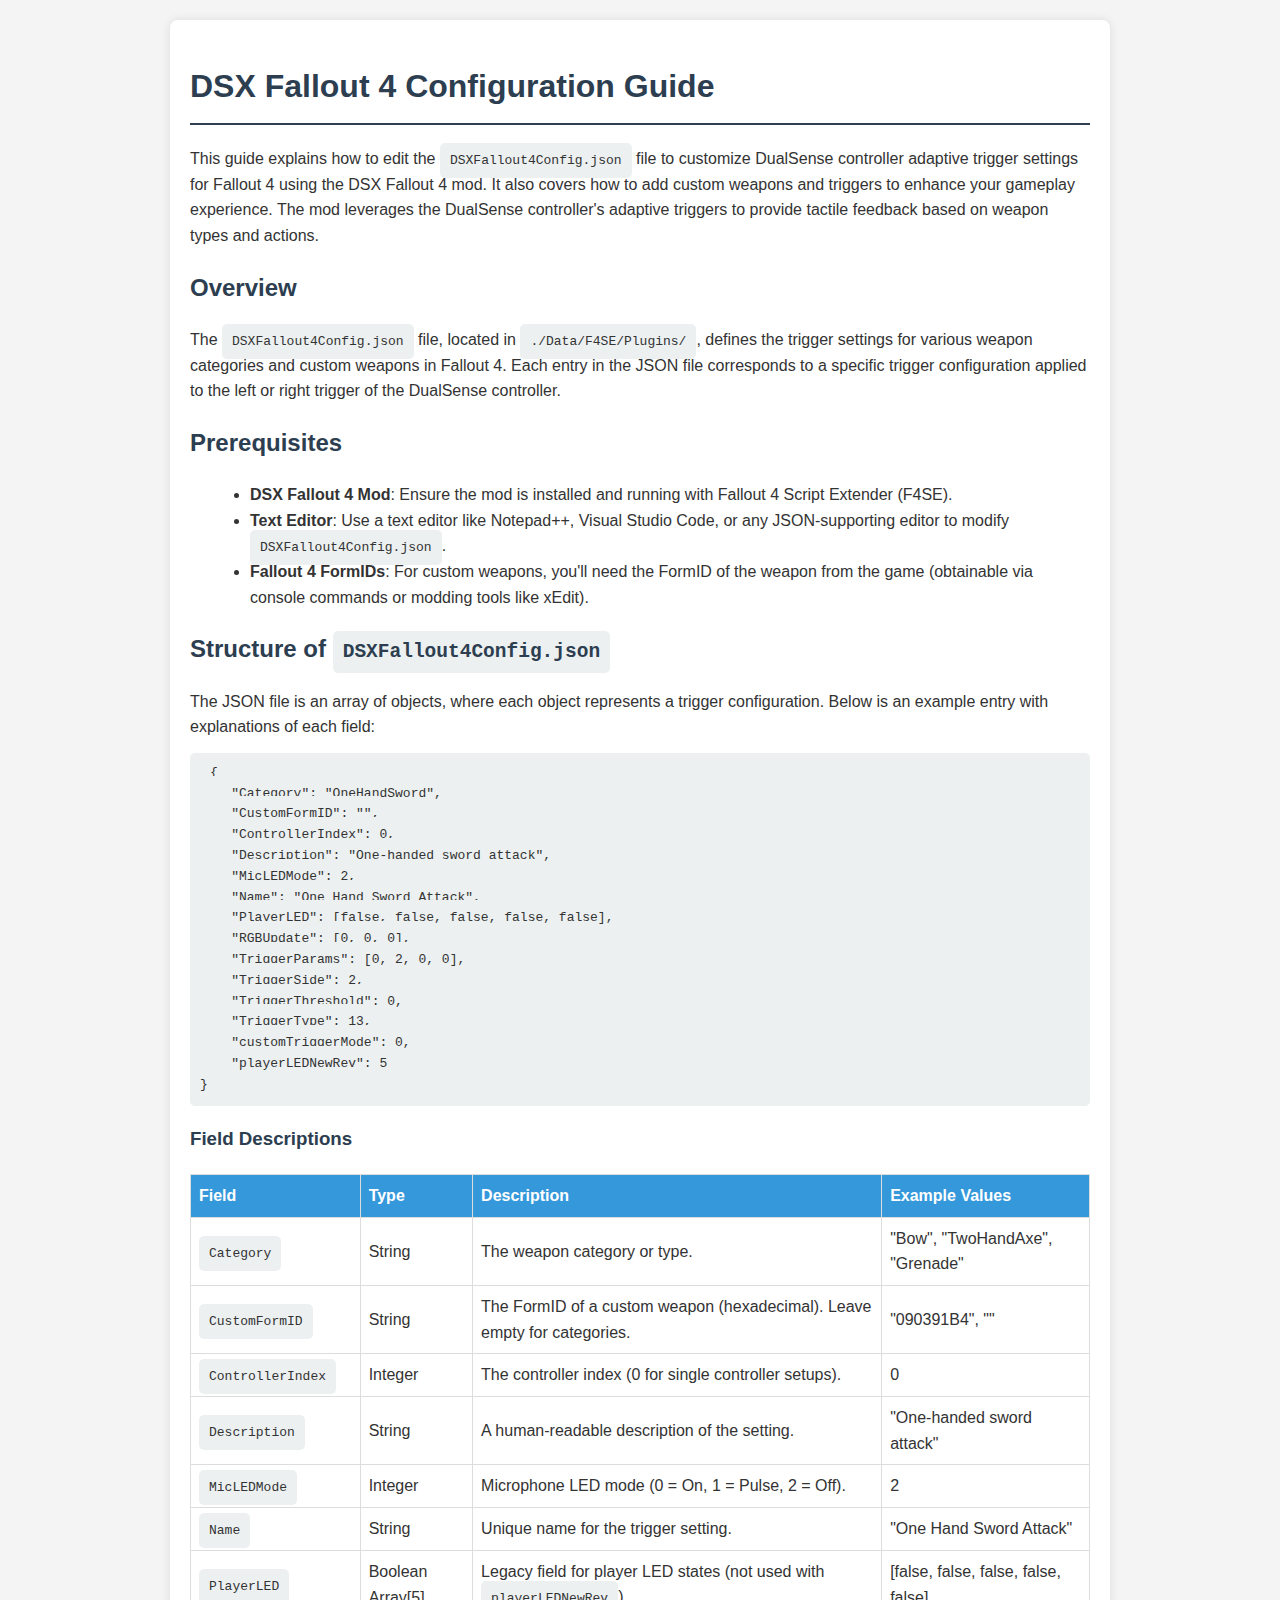
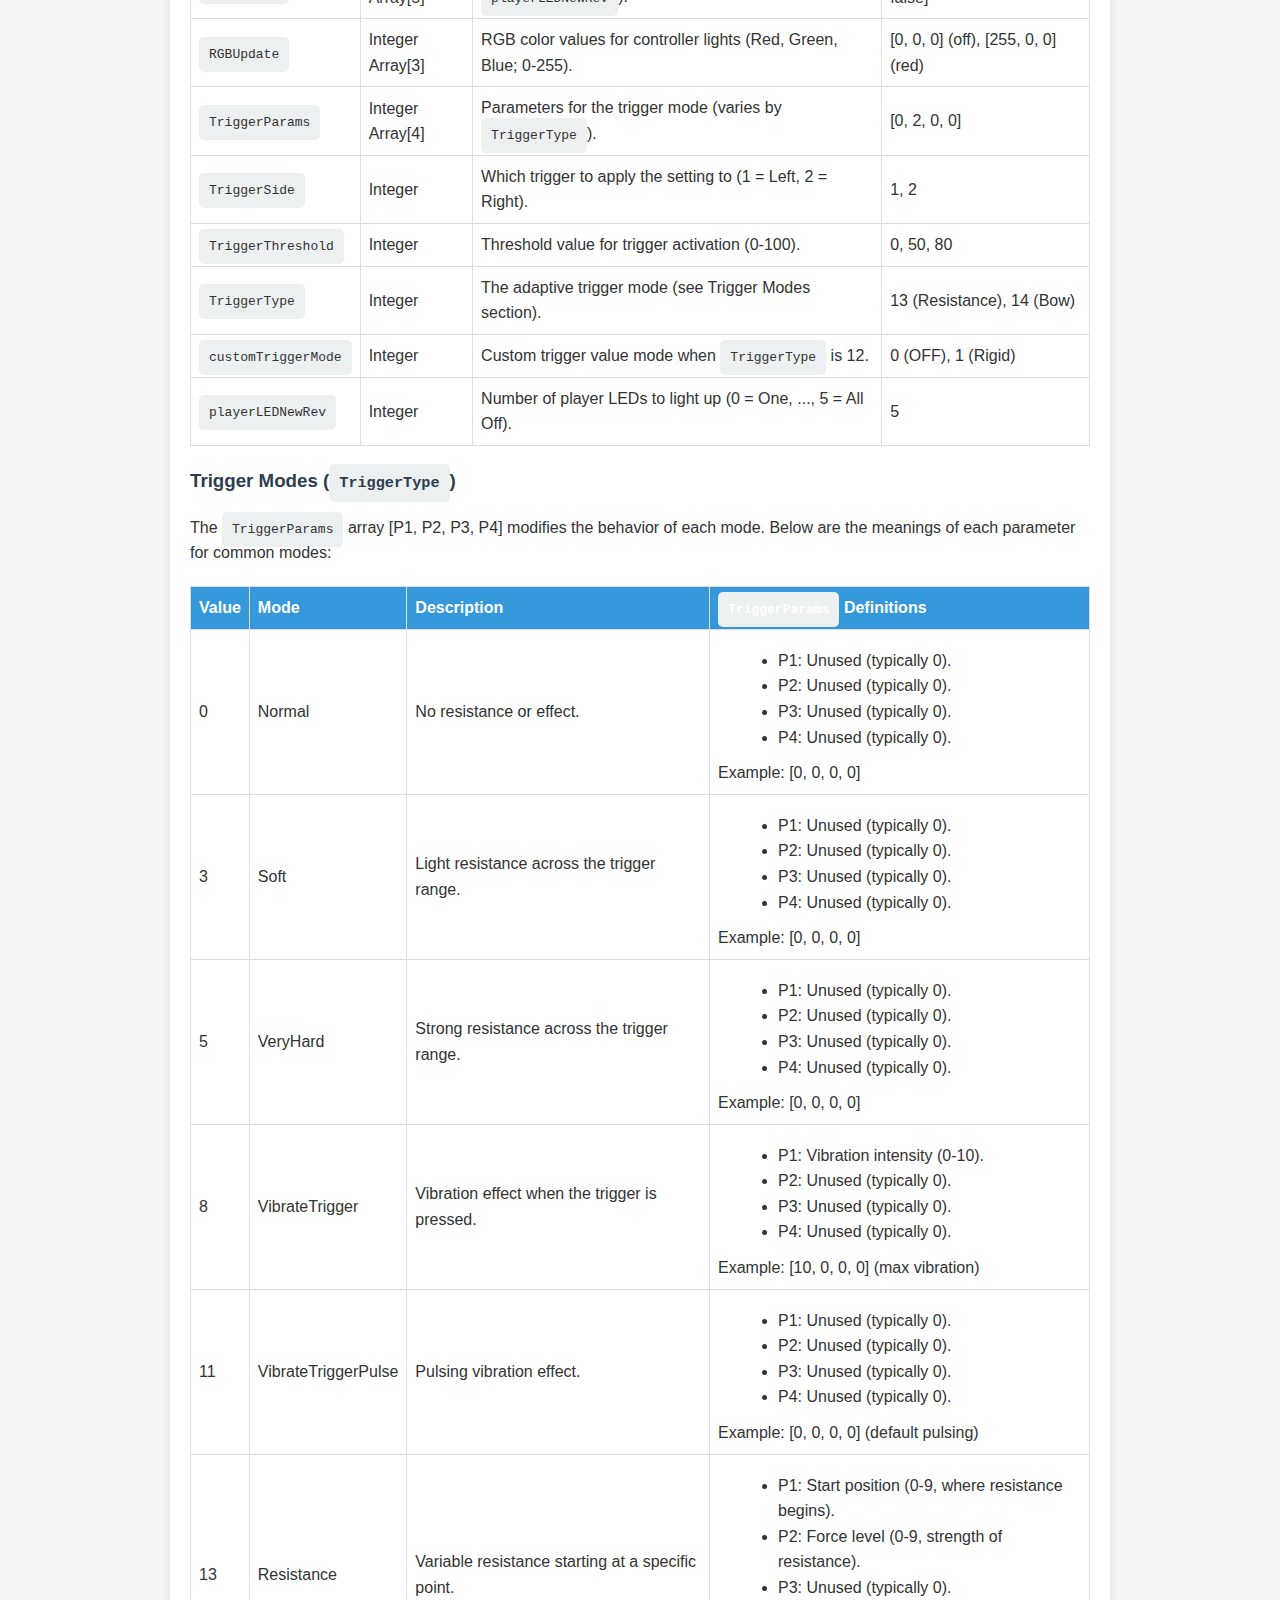
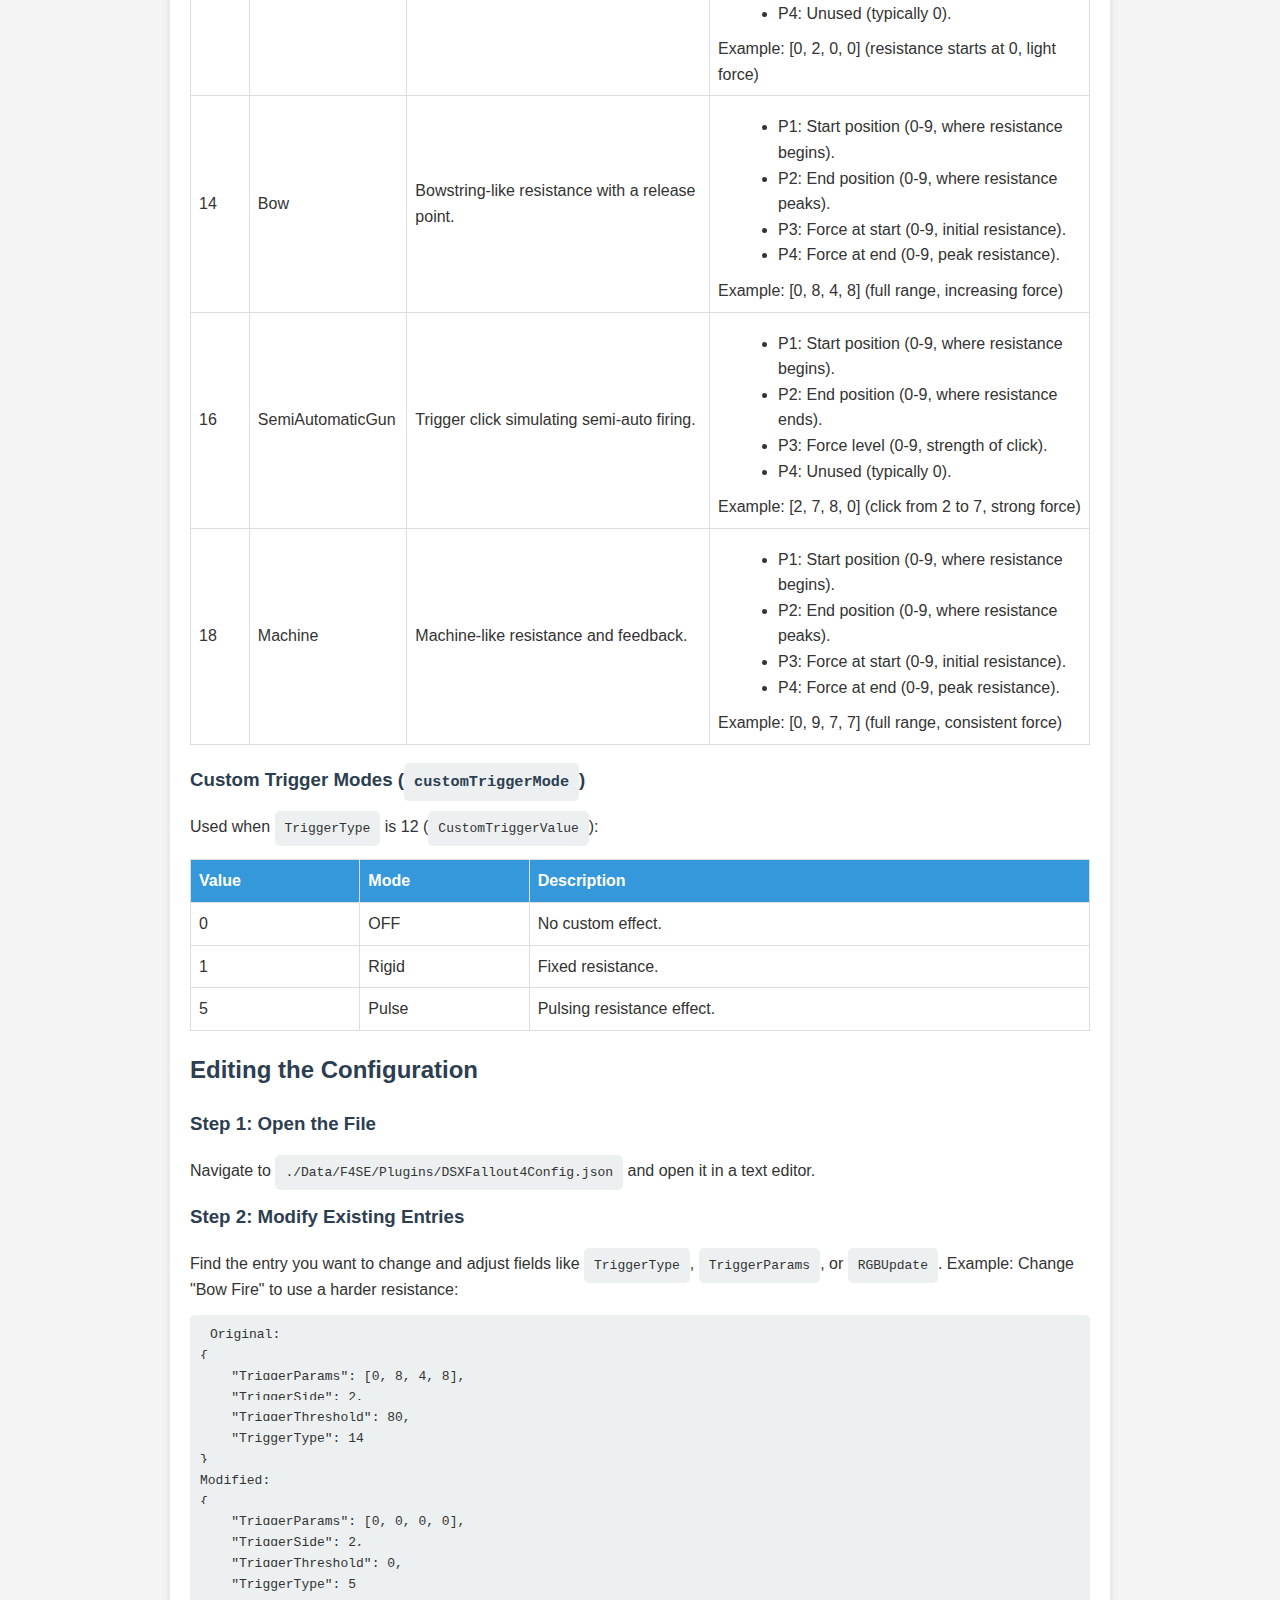
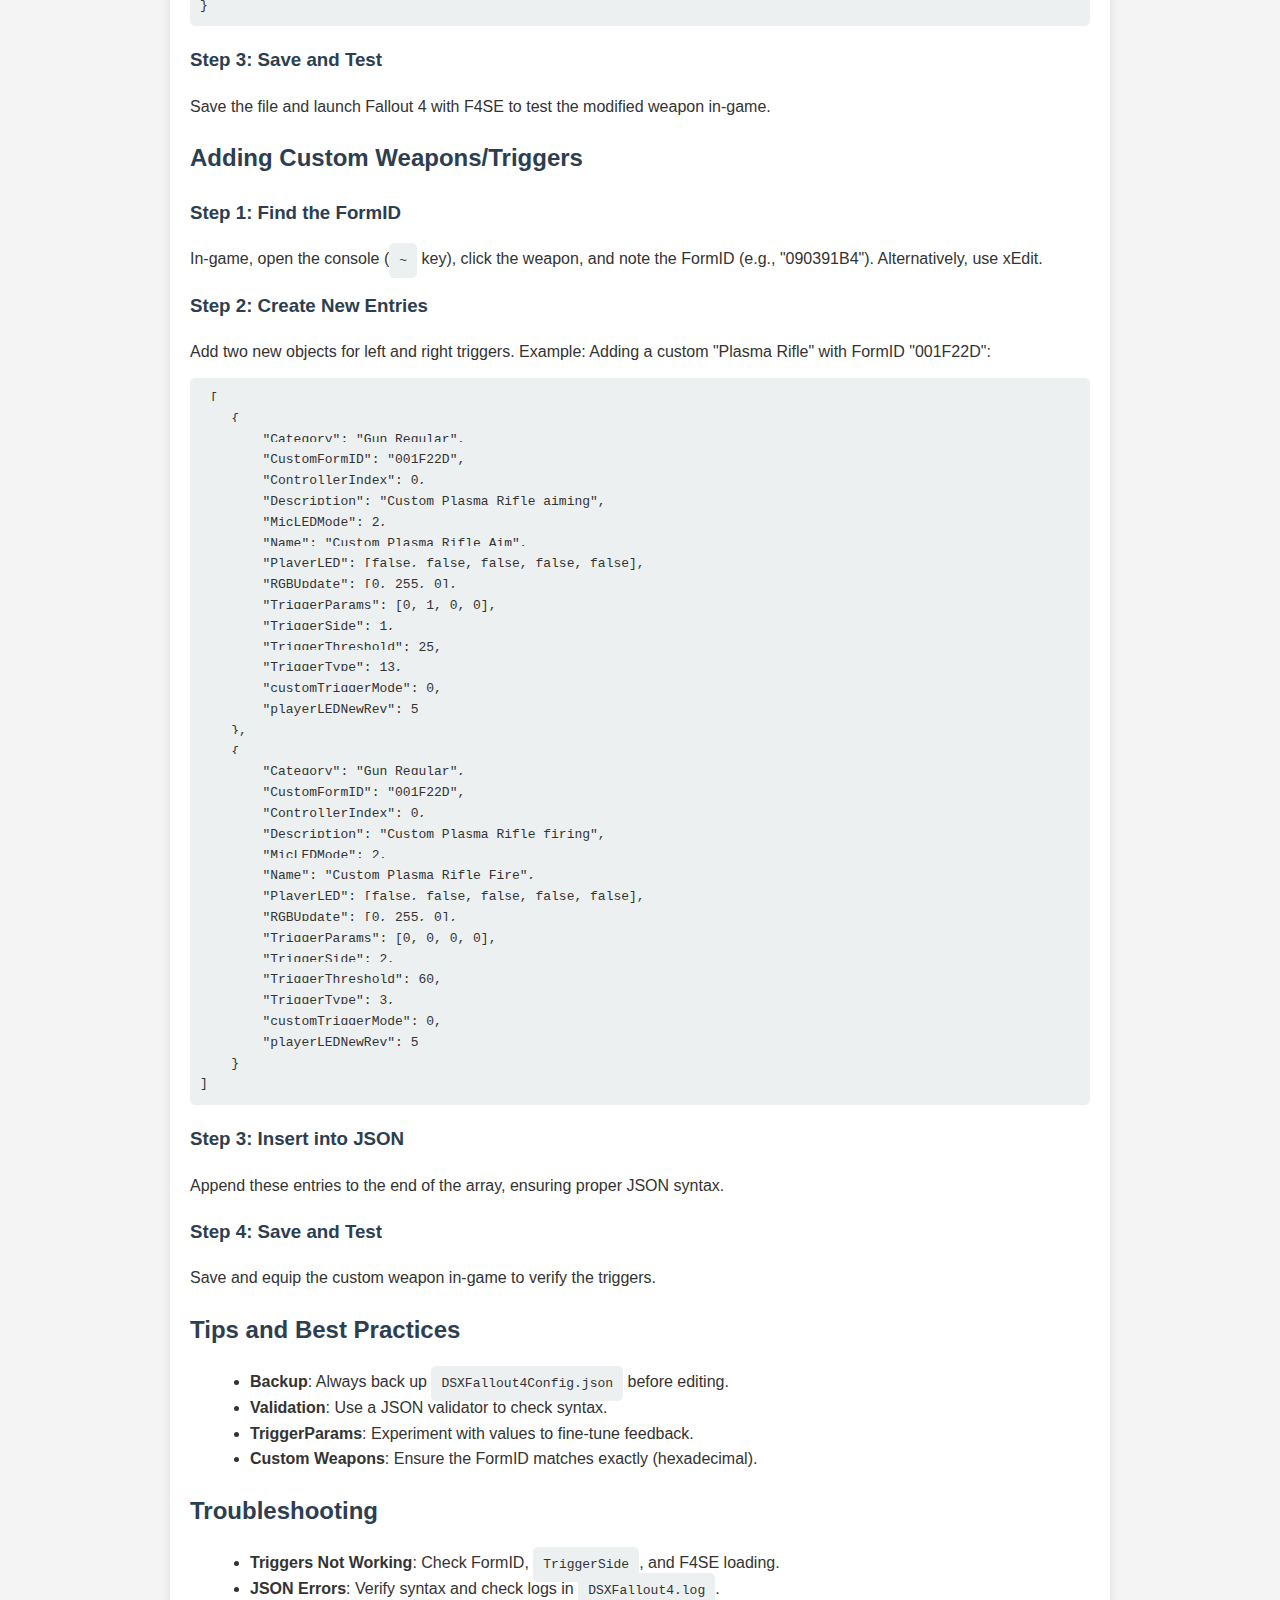
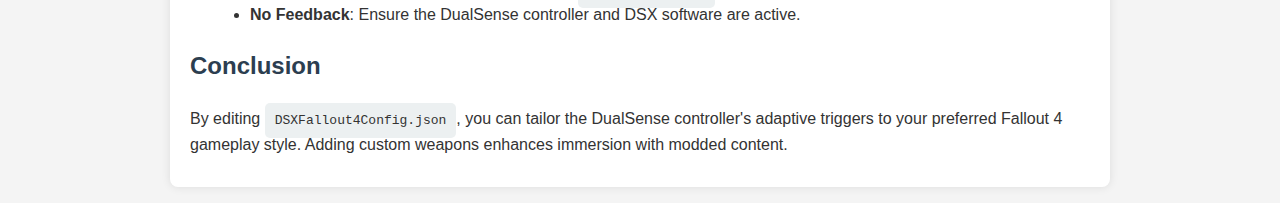
<file: DSXFallout4ConfigGuide.html>
<!DOCTYPE html>
<html lang="en">
<head>
    <meta charset="UTF-8">
    <meta name="viewport" content="width=device-width, initial-scale=1.0">
    <title>DSX Fallout 4 Configuration Guide</title>
    <style>
        body {
            font-family: Arial, sans-serif;
            line-height: 1.6;
            margin: 0;
            padding: 20px;
            background-color: #f4f4f4;
            color: #333;
        }
        h1, h2, h3 {
            color: #2c3e50;
        }
        h1 {
            border-bottom: 2px solid #2c3e50;
            padding-bottom: 10px;
        }
        h2 {
            margin-top: 20px;
        }
        p {
            margin: 10px 0;
        }
        pre, code {
            background-color: #ecf0f1;
            padding: 10px;
            border-radius: 5px;
            overflow-x: auto;
        }
        table {
            width: 100%;
            border-collapse: collapse;
            margin: 20px 0;
        }
        th, td {
            border: 1px solid #ddd;
            padding: 8px;
            text-align: left;
        }
        th {
            background-color: #3498db;
            color: white;
        }
        ul, ol {
            margin: 10px 0 10px 20px;
        }
        .container {
            max-width: 900px;
            margin: 0 auto;
            background: white;
            padding: 20px;
            border-radius: 8px;
            box-shadow: 0 0 10px rgba(0,0,0,0.1);
        }
        .note {
            background-color: #fff3cd;
            border-left: 4px solid #ffca28;
            padding: 10px;
            margin: 10px 0;
        }
    </style>
</head>
<body>
    <div class="container">
        <h1>DSX Fallout 4 Configuration Guide</h1>
        <p>This guide explains how to edit the <code>DSXFallout4Config.json</code> file to customize DualSense controller adaptive trigger settings for Fallout 4 using the DSX Fallout 4 mod. It also covers how to add custom weapons and triggers to enhance your gameplay experience. The mod leverages the DualSense controller's adaptive triggers to provide tactile feedback based on weapon types and actions.</p>

        <h2>Overview</h2>
        <p>The <code>DSXFallout4Config.json</code> file, located in <code>./Data/F4SE/Plugins/</code>, defines the trigger settings for various weapon categories and custom weapons in Fallout 4. Each entry in the JSON file corresponds to a specific trigger configuration applied to the left or right trigger of the DualSense controller.</p>

        <h2>Prerequisites</h2>
        <ul>
            <li><strong>DSX Fallout 4 Mod</strong>: Ensure the mod is installed and running with Fallout 4 Script Extender (F4SE).</li>
            <li><strong>Text Editor</strong>: Use a text editor like Notepad++, Visual Studio Code, or any JSON-supporting editor to modify <code>DSXFallout4Config.json</code>.</li>
            <li><strong>Fallout 4 FormIDs</strong>: For custom weapons, you'll need the FormID of the weapon from the game (obtainable via console commands or modding tools like xEdit).</li>
        </ul>

        <h2>Structure of <code>DSXFallout4Config.json</code></h2>
        <p>The JSON file is an array of objects, where each object represents a trigger configuration. Below is an example entry with explanations of each field:</p>
        <pre><code>{
    "Category": "OneHandSword",
    "CustomFormID": "",
    "ControllerIndex": 0,
    "Description": "One-handed sword attack",
    "MicLEDMode": 2,
    "Name": "One Hand Sword Attack",
    "PlayerLED": [false, false, false, false, false],
    "RGBUpdate": [0, 0, 0],
    "TriggerParams": [0, 2, 0, 0],
    "TriggerSide": 2,
    "TriggerThreshold": 0,
    "TriggerType": 13,
    "customTriggerMode": 0,
    "playerLEDNewRev": 5
}</code></pre>

        <h3>Field Descriptions</h3>
        <table>
            <tr>
                <th>Field</th>
                <th>Type</th>
                <th>Description</th>
                <th>Example Values</th>
            </tr>
            <tr>
                <td><code>Category</code></td>
                <td>String</td>
                <td>The weapon category or type.</td>
                <td>"Bow", "TwoHandAxe", "Grenade"</td>
            </tr>
            <tr>
                <td><code>CustomFormID</code></td>
                <td>String</td>
                <td>The FormID of a custom weapon (hexadecimal). Leave empty for categories.</td>
                <td>"090391B4", ""</td>
            </tr>
            <tr>
                <td><code>ControllerIndex</code></td>
                <td>Integer</td>
                <td>The controller index (0 for single controller setups).</td>
                <td>0</td>
            </tr>
            <tr>
                <td><code>Description</code></td>
                <td>String</td>
                <td>A human-readable description of the setting.</td>
                <td>"One-handed sword attack"</td>
            </tr>
            <tr>
                <td><code>MicLEDMode</code></td>
                <td>Integer</td>
                <td>Microphone LED mode (0 = On, 1 = Pulse, 2 = Off).</td>
                <td>2</td>
            </tr>
            <tr>
                <td><code>Name</code></td>
                <td>String</td>
                <td>Unique name for the trigger setting.</td>
                <td>"One Hand Sword Attack"</td>
            </tr>
            <tr>
                <td><code>PlayerLED</code></td>
                <td>Boolean Array[5]</td>
                <td>Legacy field for player LED states (not used with <code>playerLEDNewRev</code>).</td>
                <td>[false, false, false, false, false]</td>
            </tr>
            <tr>
                <td><code>RGBUpdate</code></td>
                <td>Integer Array[3]</td>
                <td>RGB color values for controller lights (Red, Green, Blue; 0-255).</td>
                <td>[0, 0, 0] (off), [255, 0, 0] (red)</td>
            </tr>
            <tr>
                <td><code>TriggerParams</code></td>
                <td>Integer Array[4]</td>
                <td>Parameters for the trigger mode (varies by <code>TriggerType</code>).</td>
                <td>[0, 2, 0, 0]</td>
            </tr>
            <tr>
                <td><code>TriggerSide</code></td>
                <td>Integer</td>
                <td>Which trigger to apply the setting to (1 = Left, 2 = Right).</td>
                <td>1, 2</td>
            </tr>
            <tr>
                <td><code>TriggerThreshold</code></td>
                <td>Integer</td>
                <td>Threshold value for trigger activation (0-100).</td>
                <td>0, 50, 80</td>
            </tr>
            <tr>
                <td><code>TriggerType</code></td>
                <td>Integer</td>
                <td>The adaptive trigger mode (see Trigger Modes section).</td>
                <td>13 (Resistance), 14 (Bow)</td>
            </tr>
            <tr>
                <td><code>customTriggerMode</code></td>
                <td>Integer</td>
                <td>Custom trigger value mode when <code>TriggerType</code> is 12.</td>
                <td>0 (OFF), 1 (Rigid)</td>
            </tr>
            <tr>
                <td><code>playerLEDNewRev</code></td>
                <td>Integer</td>
                <td>Number of player LEDs to light up (0 = One, ..., 5 = All Off).</td>
                <td>5</td>
            </tr>
        </table>

        <h3>Trigger Modes (<code>TriggerType</code>)</h3>
        <p>The <code>TriggerParams</code> array [P1, P2, P3, P4] modifies the behavior of each mode. Below are the meanings of each parameter for common modes:</p>
        <table>
            <tr>
                <th>Value</th>
                <th>Mode</th>
                <th>Description</th>
                <th><code>TriggerParams</code> Definitions</th>
            </tr>
            <tr>
                <td>0</td>
                <td>Normal</td>
                <td>No resistance or effect.</td>
                <td>
                    <ul>
                        <li>P1: Unused (typically 0).</li>
                        <li>P2: Unused (typically 0).</li>
                        <li>P3: Unused (typically 0).</li>
                        <li>P4: Unused (typically 0).</li>
                    </ul>
                    Example: [0, 0, 0, 0]
                </td>
            </tr>
            <tr>
                <td>3</td>
                <td>Soft</td>
                <td>Light resistance across the trigger range.</td>
                <td>
                    <ul>
                        <li>P1: Unused (typically 0).</li>
                        <li>P2: Unused (typically 0).</li>
                        <li>P3: Unused (typically 0).</li>
                        <li>P4: Unused (typically 0).</li>
                    </ul>
                    Example: [0, 0, 0, 0]
                </td>
            </tr>
            <tr>
                <td>5</td>
                <td>VeryHard</td>
                <td>Strong resistance across the trigger range.</td>
                <td>
                    <ul>
                        <li>P1: Unused (typically 0).</li>
                        <li>P2: Unused (typically 0).</li>
                        <li>P3: Unused (typically 0).</li>
                        <li>P4: Unused (typically 0).</li>
                    </ul>
                    Example: [0, 0, 0, 0]
                </td>
            </tr>
            <tr>
                <td>8</td>
                <td>VibrateTrigger</td>
                <td>Vibration effect when the trigger is pressed.</td>
                <td>
                    <ul>
                        <li>P1: Vibration intensity (0-10).</li>
                        <li>P2: Unused (typically 0).</li>
                        <li>P3: Unused (typically 0).</li>
                        <li>P4: Unused (typically 0).</li>
                    </ul>
                    Example: [10, 0, 0, 0] (max vibration)
                </td>
            </tr>
            <tr>
                <td>11</td>
                <td>VibrateTriggerPulse</td>
                <td>Pulsing vibration effect.</td>
                <td>
                    <ul>
                        <li>P1: Unused (typically 0).</li>
                        <li>P2: Unused (typically 0).</li>
                        <li>P3: Unused (typically 0).</li>
                        <li>P4: Unused (typically 0).</li>
                    </ul>
                    Example: [0, 0, 0, 0] (default pulsing)
                </td>
            </tr>
            <tr>
                <td>13</td>
                <td>Resistance</td>
                <td>Variable resistance starting at a specific point.</td>
                <td>
                    <ul>
                        <li>P1: Start position (0-9, where resistance begins).</li>
                        <li>P2: Force level (0-9, strength of resistance).</li>
                        <li>P3: Unused (typically 0).</li>
                        <li>P4: Unused (typically 0).</li>
                    </ul>
                    Example: [0, 2, 0, 0] (resistance starts at 0, light force)
                </td>
            </tr>
            <tr>
                <td>14</td>
                <td>Bow</td>
                <td>Bowstring-like resistance with a release point.</td>
                <td>
                    <ul>
                        <li>P1: Start position (0-9, where resistance begins).</li>
                        <li>P2: End position (0-9, where resistance peaks).</li>
                        <li>P3: Force at start (0-9, initial resistance).</li>
                        <li>P4: Force at end (0-9, peak resistance).</li>
                    </ul>
                    Example: [0, 8, 4, 8] (full range, increasing force)
                </td>
            </tr>
            <tr>
                <td>16</td>
                <td>SemiAutomaticGun</td>
                <td>Trigger click simulating semi-auto firing.</td>
                <td>
                    <ul>
                        <li>P1: Start position (0-9, where resistance begins).</li>
                        <li>P2: End position (0-9, where resistance ends).</li>
                        <li>P3: Force level (0-9, strength of click).</li>
                        <li>P4: Unused (typically 0).</li>
                    </ul>
                    Example: [2, 7, 8, 0] (click from 2 to 7, strong force)
                </td>
            </tr>
            <tr>
                <td>18</td>
                <td>Machine</td>
                <td>Machine-like resistance and feedback.</td>
                <td>
                    <ul>
                        <li>P1: Start position (0-9, where resistance begins).</li>
                        <li>P2: End position (0-9, where resistance peaks).</li>
                        <li>P3: Force at start (0-9, initial resistance).</li>
                        <li>P4: Force at end (0-9, peak resistance).</li>
                    </ul>
                    Example: [0, 9, 7, 7] (full range, consistent force)
                </td>
            </tr>
        </table>

        <h3>Custom Trigger Modes (<code>customTriggerMode</code>)</h3>
        <p>Used when <code>TriggerType</code> is 12 (<code>CustomTriggerValue</code>):</p>
        <table>
            <tr>
                <th>Value</th>
                <th>Mode</th>
                <th>Description</th>
            </tr>
            <tr>
                <td>0</td>
                <td>OFF</td>
                <td>No custom effect.</td>
            </tr>
            <tr>
                <td>1</td>
                <td>Rigid</td>
                <td>Fixed resistance.</td>
            </tr>
            <tr>
                <td>5</td>
                <td>Pulse</td>
                <td>Pulsing resistance effect.</td>
            </tr>
        </table>

        <h2>Editing the Configuration</h2>
        <h3>Step 1: Open the File</h3>
        <p>Navigate to <code>./Data/F4SE/Plugins/DSXFallout4Config.json</code> and open it in a text editor.</p>

        <h3>Step 2: Modify Existing Entries</h3>
        <p>Find the entry you want to change and adjust fields like <code>TriggerType</code>, <code>TriggerParams</code>, or <code>RGBUpdate</code>. Example: Change "Bow Fire" to use a harder resistance:</p>
        <pre><code>Original:
{
    "TriggerParams": [0, 8, 4, 8],
    "TriggerSide": 2,
    "TriggerThreshold": 80,
    "TriggerType": 14
}
Modified:
{
    "TriggerParams": [0, 0, 0, 0],
    "TriggerSide": 2,
    "TriggerThreshold": 0,
    "TriggerType": 5
}</code></pre>

        <h3>Step 3: Save and Test</h3>
        <p>Save the file and launch Fallout 4 with F4SE to test the modified weapon in-game.</p>

        <h2>Adding Custom Weapons/Triggers</h2>
        <h3>Step 1: Find the FormID</h3>
        <p>In-game, open the console (<code>~</code> key), click the weapon, and note the FormID (e.g., "090391B4"). Alternatively, use xEdit.</p>

        <h3>Step 2: Create New Entries</h3>
        <p>Add two new objects for left and right triggers. Example: Adding a custom "Plasma Rifle" with FormID "001F22D":</p>
        <pre><code>[
    {
        "Category": "Gun_Regular",
        "CustomFormID": "001F22D",
        "ControllerIndex": 0,
        "Description": "Custom Plasma Rifle aiming",
        "MicLEDMode": 2,
        "Name": "Custom Plasma Rifle Aim",
        "PlayerLED": [false, false, false, false, false],
        "RGBUpdate": [0, 255, 0],
        "TriggerParams": [0, 1, 0, 0],
        "TriggerSide": 1,
        "TriggerThreshold": 25,
        "TriggerType": 13,
        "customTriggerMode": 0,
        "playerLEDNewRev": 5
    },
    {
        "Category": "Gun_Regular",
        "CustomFormID": "001F22D",
        "ControllerIndex": 0,
        "Description": "Custom Plasma Rifle firing",
        "MicLEDMode": 2,
        "Name": "Custom Plasma Rifle Fire",
        "PlayerLED": [false, false, false, false, false],
        "RGBUpdate": [0, 255, 0],
        "TriggerParams": [0, 0, 0, 0],
        "TriggerSide": 2,
        "TriggerThreshold": 60,
        "TriggerType": 3,
        "customTriggerMode": 0,
        "playerLEDNewRev": 5
    }
]</code></pre>

        <h3>Step 3: Insert into JSON</h3>
        <p>Append these entries to the end of the array, ensuring proper JSON syntax.</p>

        <h3>Step 4: Save and Test</h3>
        <p>Save and equip the custom weapon in-game to verify the triggers.</p>

        <h2>Tips and Best Practices</h2>
        <ul>
            <li><strong>Backup</strong>: Always back up <code>DSXFallout4Config.json</code> before editing.</li>
            <li><strong>Validation</strong>: Use a JSON validator to check syntax.</li>
            <li><strong>TriggerParams</strong>: Experiment with values to fine-tune feedback.</li>
            <li><strong>Custom Weapons</strong>: Ensure the FormID matches exactly (hexadecimal).</li>
        </ul>

        <h2>Troubleshooting</h2>
        <ul>
            <li><strong>Triggers Not Working</strong>: Check FormID, <code>TriggerSide</code>, and F4SE loading.</li>
            <li><strong>JSON Errors</strong>: Verify syntax and check logs in <code>DSXFallout4.log</code>.</li>
            <li><strong>No Feedback</strong>: Ensure the DualSense controller and DSX software are active.</li>
        </ul>

        <h2>Conclusion</h2>
        <p>By editing <code>DSXFallout4Config.json</code>, you can tailor the DualSense controller's adaptive triggers to your preferred Fallout 4 gameplay style. Adding custom weapons enhances immersion with modded content.</p>
    </div>
</body>
</html>
</file>
